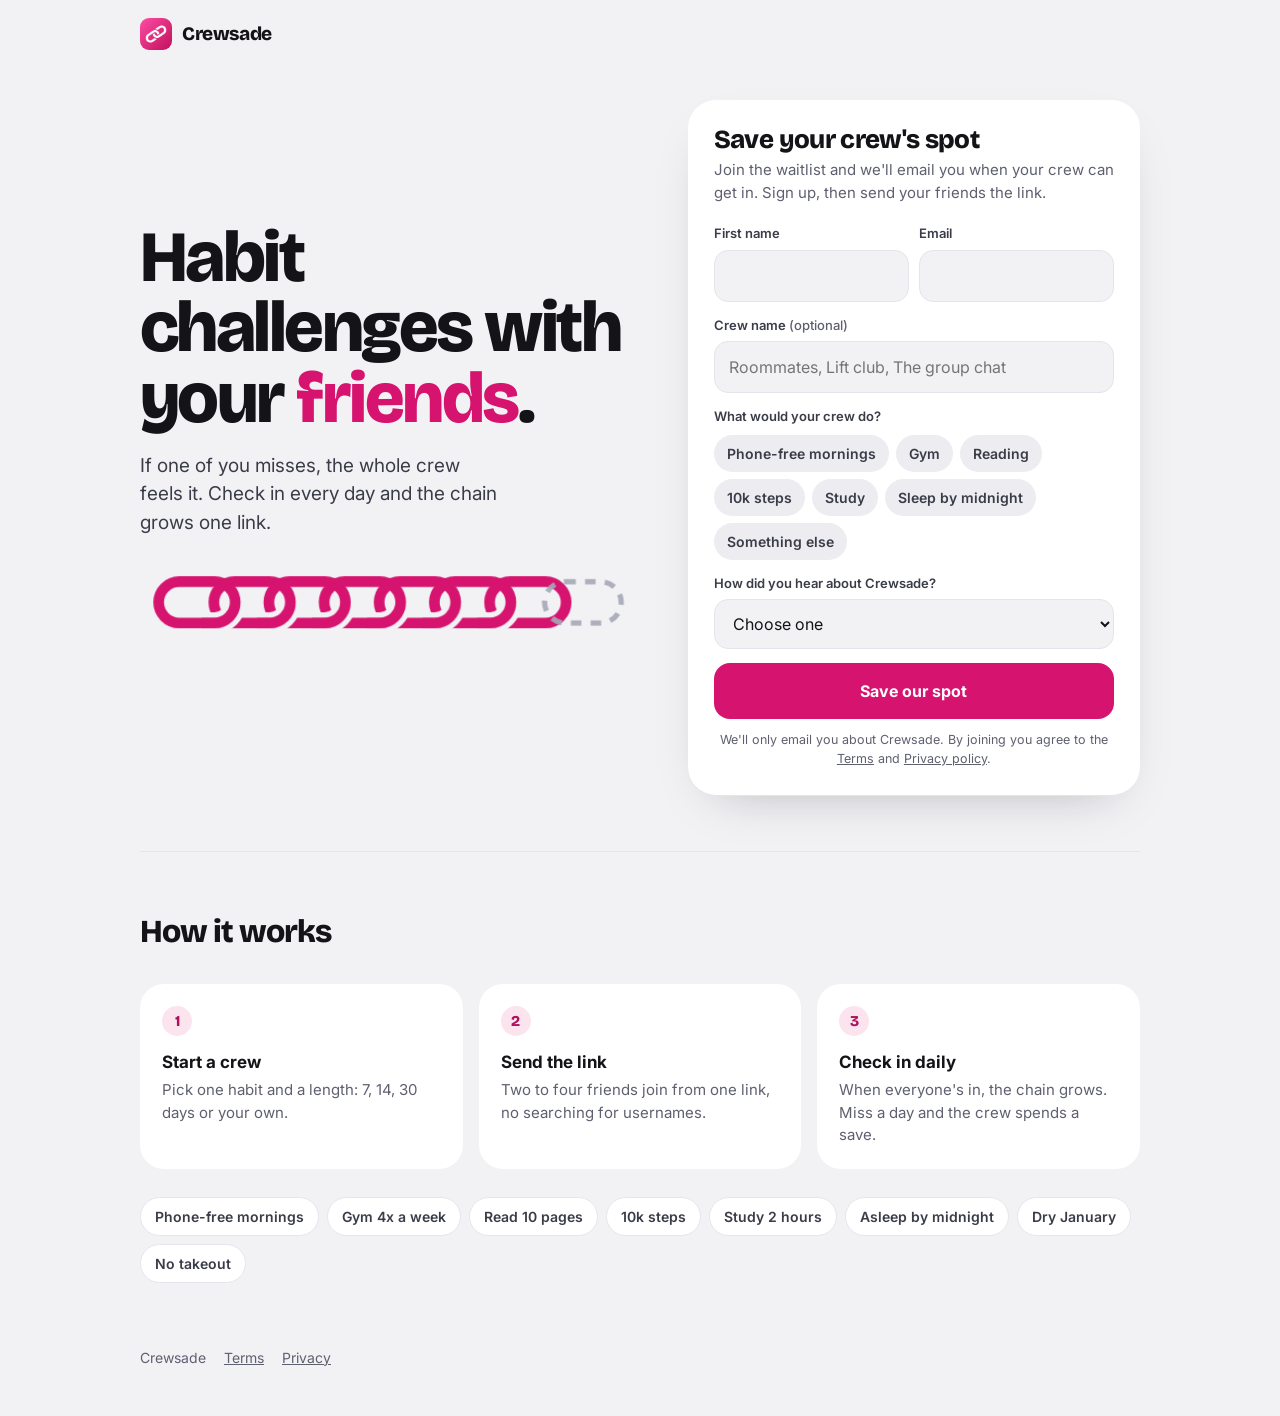
<file: join/index.html>
<!doctype html>
<html lang="en">
<head>
<meta charset="utf-8">
<meta name="viewport" content="width=device-width, initial-scale=1, viewport-fit=cover">
<title>Crewsade · Habit challenges with your friends</title>
<meta name="description" content="Start a habit challenge with 2 to 4 friends. Everyone checks in each day, and the chain only grows when the whole crew is in.">
<meta name="theme-color" content="#F2F2F5" media="(prefers-color-scheme: light)">
<meta name="theme-color" content="#0E0F13" media="(prefers-color-scheme: dark)">
<link rel="icon" href="../icon.svg" type="image/svg+xml">
<link rel="apple-touch-icon" href="../icon-180.png">
<meta property="og:title" content="Crewsade: habit challenges with your friends">
<meta property="og:description" content="If one of you misses, the whole crew feels it. Save your crew's spot.">
<meta property="og:image" content="https://crewsade-app.github.io/crewsade/icon-512.png">
<meta name="twitter:card" content="summary">
<link rel="preconnect" href="https://fonts.googleapis.com">
<link rel="stylesheet" href="https://fonts.googleapis.com/css2?family=Bricolage+Grotesque:opsz,wght@12..96,500;12..96,700;12..96,800&family=Inter:wght@400;500;600;700&display=swap">
<style>
:root{
  --bg:#F2F2F5; --card:#FFFFFF; --ink:#141418; --muted:#5E6070; --soft:#3A3C48; --line:#E4E5EC; --chip:#ECECF1;
  --hero:#141418; --hero-fg:#FFFFFF; --hero-muted:#B4B6C2;
  --btn:#141418; --btn-fg:#FFFFFF;
  --chain:#D6146F; --chain-hi:#FF4FA3; --chain-text:#B0105C; --chain-tint:#FCE4EF; --chain-fg:#FFFFFF; --wait:#A6A8B6;
  --err:#B42318;
  --display:'Bricolage Grotesque',Inter,system-ui,sans-serif; --body:Inter,system-ui,-apple-system,sans-serif;
}
@media (prefers-color-scheme: dark){:root:not([data-theme="light"]){
  --bg:#0E0F13; --card:#1B1C22; --ink:#F2F2F5; --muted:#A0A3B1; --soft:#C9CBD6; --line:#2A2C35; --chip:#24262E;
  --hero:#1B1C22; --hero-fg:#FFFFFF; --hero-muted:#A0A3B1;
  --btn:#F2F2F5; --btn-fg:#141418;
  --chain:#FF3D96; --chain-hi:#FF5FA8; --chain-text:#FF7DB8; --chain-tint:#3A1427; --chain-fg:#141418; --wait:#5E6070;
  --err:#FF8A80; color-scheme:dark}}
:root[data-theme="dark"]{
  --bg:#0E0F13; --card:#1B1C22; --ink:#F2F2F5; --muted:#A0A3B1; --soft:#C9CBD6; --line:#2A2C35; --chip:#24262E;
  --hero:#1B1C22; --hero-fg:#FFFFFF; --hero-muted:#A0A3B1;
  --btn:#F2F2F5; --btn-fg:#141418;
  --chain:#FF3D96; --chain-hi:#FF5FA8; --chain-text:#FF7DB8; --chain-tint:#3A1427; --chain-fg:#141418; --wait:#5E6070;
  --err:#FF8A80; color-scheme:dark}
*{box-sizing:border-box}
html{-webkit-text-size-adjust:100%}
body{margin:0;background:var(--bg);color:var(--ink);font:16px/1.5 var(--body);-webkit-font-smoothing:antialiased}
a{color:inherit}
button,input,select{font:inherit;color:inherit}
.wrap{max-width:1040px;margin:0 auto;padding:0 20px}
header.top{display:flex;align-items:center;justify-content:space-between;padding:18px 0}
.brand{display:flex;align-items:center;gap:10px;font-family:var(--display);font-weight:800;font-size:19px;letter-spacing:-.02em;text-decoration:none}
.brand img{width:32px;height:32px;border-radius:9px}

.hero{display:grid;grid-template-columns:1.05fr .95fr;gap:48px;align-items:center;padding:32px 0 56px}
h1{font-family:var(--display);font-weight:800;letter-spacing:-.035em;line-height:.98;font-size:clamp(42px,6.4vw,72px);margin:0 0 18px}
h1 em{font-style:normal;color:var(--chain)}
.lede{font-size:19px;color:var(--soft);max-width:30ch;margin:0 0 26px}
.chainbox{margin:4px 0 26px;max-width:520px}
.chainbox svg{display:block;width:100%;height:auto;overflow:visible}
.counter{display:inline-flex;align-items:center;gap:8px;font-size:14px;font-weight:600;color:var(--muted)}
.counter b{font-family:var(--display);font-size:17px;color:var(--ink)}
.dot{width:8px;height:8px;border-radius:50%;background:var(--chain);box-shadow:0 0 0 4px var(--chain-tint)}

.card{background:var(--card);border-radius:28px;padding:26px;box-shadow:0 1px 0 var(--line),0 20px 50px -30px rgba(20,20,24,.35)}
.card h2{font-family:var(--display);font-weight:800;font-size:26px;letter-spacing:-.025em;line-height:1.05;margin:0 0 6px}
.card .sub{color:var(--muted);font-size:15px;margin:0 0 20px}
label.f{display:block;font-size:13px;font-weight:600;color:var(--soft);margin:0 0 6px}
.field{margin:0 0 14px}
.in{width:100%;border:1px solid var(--line);background:var(--bg);border-radius:14px;padding:13px 14px;font-size:16px;outline:none;transition:border-color .15s,box-shadow .15s}
.in:focus{border-color:var(--chain);box-shadow:0 0 0 3px var(--chain-tint)}
.two{display:grid;grid-template-columns:1fr 1fr;gap:10px}
.chips{display:flex;flex-wrap:wrap;gap:7px}
.chip{border:0;border-radius:99px;padding:8px 13px;font-size:14px;font-weight:600;background:var(--chip);color:var(--soft);cursor:pointer;transition:transform .1s}
.chip:active{transform:scale(.96)}
.chip[aria-pressed="true"]{background:var(--chain-tint);color:var(--chain-text)}
.btn{display:flex;align-items:center;justify-content:center;gap:8px;width:100%;border:0;border-radius:16px;padding:16px;font-weight:700;font-size:16px;background:var(--chain);color:var(--chain-fg);cursor:pointer;transition:transform .12s,opacity .15s}
.btn:active{transform:scale(.98)}
.btn[disabled]{opacity:.5;cursor:default}
.btn.dark{background:var(--btn);color:var(--btn-fg)}
.btn.ghost{background:var(--bg);color:var(--ink);border:1px solid var(--line)}
.fine{font-size:12.5px;color:var(--muted);margin:12px 0 0;text-align:center}
.err{color:var(--err);font-size:14px;font-weight:600;margin:0 0 12px;min-height:0}
.err:empty{display:none}
.hide{display:none!important}

.invite-head{display:flex;align-items:center;gap:12px;margin:0 0 16px}
.faces{display:flex}
.av{width:38px;height:38px;border-radius:50%;display:flex;align-items:center;justify-content:center;font-weight:700;font-size:14px;color:#141418;border:3px solid var(--card);margin-left:-8px}
.av:first-child{margin-left:0}
.av.wait{background:transparent!important;border:2px dashed var(--wait);color:var(--muted)}
.crewtag{display:inline-block;background:var(--chain-tint);color:var(--chain-text);font-weight:700;font-size:13px;border-radius:99px;padding:4px 10px;margin:0 0 10px}

.share{display:flex;gap:8px;margin:0 0 10px}
.share .in{font-size:14px;font-family:ui-monospace,SFMono-Regular,Menlo,monospace;color:var(--soft)}
.share .btn{width:auto;padding:0 18px;flex:none}
.grid3{display:grid;grid-template-columns:1fr 1fr;gap:8px}

section.how{padding:56px 0 24px;border-top:1px solid var(--line)}
section.how h3{font-family:var(--display);font-weight:800;font-size:32px;letter-spacing:-.03em;margin:0 0 28px}
.steps{display:grid;grid-template-columns:repeat(3,1fr);gap:16px}
.step{background:var(--card);border-radius:24px;padding:22px}
.step .n{font-family:var(--display);font-weight:800;font-size:15px;color:var(--chain-text);background:var(--chain-tint);width:30px;height:30px;border-radius:50%;display:flex;align-items:center;justify-content:center;margin:0 0 14px}
.step b{display:block;font-size:17px;margin:0 0 4px}
.step p{margin:0;color:var(--muted);font-size:15px}
.ideas{display:flex;flex-wrap:wrap;gap:8px;margin:28px 0 0}
.ideas span{background:var(--card);border:1px solid var(--line);border-radius:99px;padding:8px 14px;font-size:14px;font-weight:600;color:var(--soft)}
footer{padding:40px 0 48px;color:var(--muted);font-size:14px;display:flex;gap:18px;flex-wrap:wrap}
footer a{color:var(--muted)}

/* chain */
.lk{transform-box:view-box}
.lk.drop{animation:drop .5s cubic-bezier(.3,1.5,.5,1) both}
.lk.swing{animation:swing 1.5s cubic-bezier(.25,.9,.3,1) both}
.lk.wait{opacity:.9}
.lk.wait rect{stroke-dasharray:8 7;animation:march 1.2s linear infinite}
.spark{opacity:0}
.spark.go{animation:spark .7s ease-out both}
@keyframes drop{from{opacity:0;transform:translateY(-14px)}to{opacity:1;transform:none}}
@keyframes swing{0%{opacity:0;transform:rotate(-95deg)}12%{opacity:1}40%{transform:rotate(14deg)}62%{transform:rotate(-6deg)}80%{transform:rotate(2deg)}100%{transform:rotate(0)}}
@keyframes march{to{stroke-dashoffset:-30}}
@keyframes spark{0%{opacity:1;transform:translate(0,0) scale(1)}100%{opacity:0;transform:translate(var(--dx),var(--dy)) scale(.4)}}
@media (prefers-reduced-motion:reduce){.lk.drop,.lk.swing,.spark.go,.lk.wait rect{animation:none}}

@media (max-width:860px){
  .hero{grid-template-columns:1fr;gap:28px;padding:16px 0 40px}
  .lede{max-width:none}
  /* phones: headline, then the form right away, then the pitch and chain underneath.
     Visitors from TikTok and Instagram land in a short in-app browser, so the email box has to be on the first screen. */
  .hero{gap:0}
  .hero-copy{display:contents}
  .hero h1{order:0;font-size:clamp(34px,9vw,44px);margin:0 0 16px}
  .hero #card{order:1;margin:0 0 28px}
  .hero .lede{order:2;margin:0 0 18px}
  .hero .chainbox{order:3}
  .hero .counter{order:4}
  .card .sub{margin:0 0 14px}
  .steps{grid-template-columns:1fr}
}
@media (max-width:420px){
  .wrap{padding:0 16px}
  .card{padding:20px;border-radius:24px}
  .two{grid-template-columns:1fr}
}
</style>
</head>
<body>
<div class="wrap">
  <header class="top">
    <a class="brand" href="./"><img src="../icon-180.png" alt="">Crewsade</a>
  </header>

  <main>
    <section class="hero">
      <div class="hero-copy">
        <h1>Habit challenges with your <em>friends</em>.</h1>
        <p class="lede">If one of you misses, the whole crew feels it. Check in every day and the chain grows one link.</p>
        <div class="chainbox" id="chain" aria-hidden="true"></div>
        <div class="counter hide" id="counter"><span class="dot"></span><span><b id="count-crews">0</b> crews waiting for the app</span></div>
      </div>

      <div class="card" id="card">
        <!-- sign-up -->
        <form id="form" novalidate>
          <div id="invite" class="hide">
            <div class="invite-head"><div class="faces" id="inv-faces"></div></div>
            <span class="crewtag" id="inv-tag"></span>
            <h2 id="inv-title">Your crew saved you a spot</h2>
            <p class="sub" id="inv-sub">Add your email to join them on the list.</p>
          </div>
          <div id="fresh">
            <h2>Save your crew's spot</h2>
            <p class="sub">Join the waitlist and we'll email you when your crew can get in. Sign up, then send your friends the link.</p>
          </div>

          <div class="two">
            <div class="field"><label class="f" for="name">First name</label><input class="in" id="name" autocomplete="given-name" maxlength="24" required></div>
            <div class="field"><label class="f" for="email">Email</label><input class="in" id="email" type="email" inputmode="email" autocomplete="email" maxlength="254" required></div>
          </div>
          <div id="crew-fields">
            <div class="field"><label class="f" for="crew">Crew name <span style="font-weight:500;color:var(--muted)">(optional)</span></label><input class="in" id="crew" maxlength="32" placeholder="Roommates, Lift club, The group chat"></div>
            <div class="field">
              <span class="f" style="display:block;font-size:13px;font-weight:600;color:var(--soft);margin:0 0 8px">What would your crew do?</span>
              <div class="chips" id="challenges" role="group" aria-label="Challenge"></div>
            </div>
          </div>
          <div class="field"><label class="f" for="heard">How did you hear about Crewsade?</label>
            <select class="in" id="heard">
              <option value="">Choose one</option>
              <option>TikTok</option><option>Instagram</option><option>A friend</option><option>YouTube</option><option>On campus</option><option>Somewhere else</option>
            </select>
          </div>
          <p class="err" id="err" role="alert"></p>
          <button class="btn" id="submit" type="submit">Save our spot</button>
          <p class="fine">We'll only email you about Crewsade. By joining you agree to the <a href="../terms.html">Terms</a> and <a href="../privacy.html">Privacy policy</a>.</p>
        </form>

        <!-- after sign-up -->
        <div id="done" class="hide">
          <div class="invite-head"><div class="faces" id="done-faces"></div></div>
          <span class="crewtag" id="done-tag"></span>
          <h2 id="done-title">You're on the list</h2>
          <p class="sub" id="done-sub">Now get your crew. Send this link to 2 to 4 friends so you're all on the list together.</p>
          <div class="share"><input class="in" id="link" readonly aria-label="Your crew's link"><button class="btn dark" id="copy" type="button">Copy</button></div>
          <div class="grid3">
            <button class="btn" id="native" type="button">Send to friends</button>
            <a class="btn ghost" id="sms" href="#" style="text-decoration:none">Text it</a>
          </div>
        </div>

        <div id="already" class="hide">
          <h2>You're already on the list</h2>
          <p class="sub">That email has a spot. If you lost your crew's link, ask a friend in your crew to send it again.</p>
          <p class="fine"><a href="#" id="again">Use a different email</a></p>
        </div>
      </div>
    </section>

    <section class="how">
      <h3>How it works</h3>
      <div class="steps">
        <div class="step"><div class="n">1</div><b>Start a crew</b><p>Pick one habit and a length: 7, 14, 30 days or your own.</p></div>
        <div class="step"><div class="n">2</div><b>Send the link</b><p>Two to four friends join from one link, no searching for usernames.</p></div>
        <div class="step"><div class="n">3</div><b>Check in daily</b><p>When everyone's in, the chain grows. Miss a day and the crew spends a save.</p></div>
      </div>
      <div class="ideas" aria-label="Challenge ideas">
        <span>Phone-free mornings</span><span>Gym 4x a week</span><span>Read 10 pages</span><span>10k steps</span><span>Study 2 hours</span><span>Asleep by midnight</span><span>Dry January</span><span>No takeout</span>
      </div>
    </section>
  </main>

  <footer>
    <span>Crewsade</span>
    <a href="../terms.html">Terms</a>
    <a href="../privacy.html">Privacy</a>
  </footer>
</div>

<script src="../config.js"></script>
<script>
(function(){
  const CFG = window.CREWS_CONFIG || {};
  const LIVE = !!(CFG.supabaseUrl && CFG.supabaseKey);
  const $ = id => document.getElementById(id);
  const store = {
    get(k){ try { return JSON.parse(localStorage.getItem(k)); } catch (e) { return null; } },
    set(k, v){ try { localStorage.setItem(k, JSON.stringify(v)); } catch (e) {} },
    del(k){ try { localStorage.removeItem(k); } catch (e) {} }
  };
  const ss = {
    get(k){ try { return sessionStorage.getItem(k); } catch (e) { return null; } },
    set(k, v){ try { sessionStorage.setItem(k, v); } catch (e) {} }
  };
  const esc = s => String(s == null ? '' : s).replace(/[&<>"']/g, c => ({'&':'&amp;','<':'&lt;','>':'&gt;','"':'&quot;',"'":'&#39;'}[c]));
  const COLORS = ['#FFB3D1', '#C9C4FF', '#A8E6CF', '#FFD59E', '#9ED8FF', '#FFC4A8', '#D6F5A3', '#E4C1F9'];

  // ---------- where this visit came from ----------
  const q = new URLSearchParams(location.search);
  const code = (q.get('c') || '').trim().toLowerCase().replace(/[^a-z0-9]/g, '').slice(0, 16);
  let src = store.get('crews_src');
  const fromUrl = {};
  ['utm_source', 'utm_medium', 'utm_campaign', 'utm_content'].forEach(k => { const v = q.get(k); if (v) fromUrl[k] = v.slice(0, 100); });
  // short tags for bios: ?s=tiktok works like ?utm_source=tiktok
  if (!fromUrl.utm_source && q.get('s')) fromUrl.utm_source = q.get('s').slice(0, 100);
  const ref = document.referrer && !document.referrer.startsWith(location.origin) ? document.referrer.slice(0, 200) : '';
  if (Object.keys(fromUrl).length || (ref && !src)) {
    // the most recent tagged visit wins; it's what we credit when they sign up, even days later
    src = Object.assign({}, fromUrl, ref ? {referrer: ref} : {});
    store.set('crews_src', src);
  }
  src = src || {};

  // ---------- Supabase calls (no library needed for these) ----------
  async function rpc(fn, args){
    if (!LIVE) return demo(fn, args);
    const r = await fetch(CFG.supabaseUrl.replace(/\/$/, '') + '/rest/v1/rpc/' + fn, {
      method: 'POST',
      headers: {'Content-Type': 'application/json', apikey: CFG.supabaseKey, Authorization: 'Bearer ' + CFG.supabaseKey},
      body: JSON.stringify(args || {})
    });
    const text = await r.text();
    let body = null; try { body = text ? JSON.parse(text) : null; } catch (e) {}
    if (!r.ok) throw new Error((body && body.message) || 'Something went wrong. Try again.');
    return body;
  }
  // with config.js empty, pretend so the page can be tried out
  function demo(fn, args){
    const db = store.get('crews_demo_wl') || {crews: {}, emails: {}};
    let out = null;
    if (fn === 'waitlist_total') out = {people: 1238, crews: 412, full_crews: 230};
    if (fn === 'waitlist_crew') out = db.crews[args.p_code] || null;
    if (fn === 'waitlist_join') {
      const e = (args.p_email || '').toLowerCase();
      if (db.emails[e]) out = {status: 'already'};
      else {
        let c = args.p_code && db.crews[args.p_code], k = args.p_code, leader = false;
        if (!c) { k = Math.random().toString(36).slice(2, 10); c = db.crews[k] = {name: args.p_crew_name || '', challenge: args.p_challenge || '', count: 0, members: []}; leader = true; }
        c.count++; c.members.push(args.p_name.split(' ')[0]); db.emails[e] = k;
        out = {status: 'ok', code: k, crew_name: c.name, challenge: c.challenge, count: c.count, leader};
      }
    }
    store.set('crews_demo_wl', db);
    return new Promise(res => setTimeout(() => res(out), 350));
  }

  // ---------- the chain ----------
  // links drawn like the app icon: same-size ovals, each passing over the one before it at the top and under it at the bottom
  function chainSVG(n, filled, o){
    o = Object.assign({W: 58, gap: 6}, o || {});
    const W = o.W, H = +(W * .54).toFixed(1), sw = +(W * .14).toFixed(1), step = W * .72, R = H / 2, pad = sw + 6;
    const vw = (n - 1) * step + W + pad * 2, vh = H + pad * 2 + 4;
    const dd = step + H - W, yo = Math.sqrt(Math.max(0, R * R - (dd / 2) * (dd / 2)));
    const cy = pad + H / 2;
    const rr = (x, extra) => `<rect x="${x.toFixed(1)}" y="${pad}" width="${W}" height="${H}" rx="${R}" fill="none"${extra}/>`;
    let defs = '', links = '', over = '';
    for (let i = 0; i < n; i++) {
      const x = pad + i * step, st = i < filled ? 'on' : 'wait';
      const cls = st === 'wait' ? 'wait' : (i === filled - 1 && o.swingLast ? 'swing' : 'drop');
      const delay = cls === 'swing' ? o.swingAt : i * 70;
      const stroke = st === 'on' ? ` stroke="var(--chain)" stroke-width="${sw}"` : ` stroke="var(--wait)" stroke-width="${(sw * .5).toFixed(1)}"`;
      links += `<g class="lk ${cls}" data-i="${i}" style="animation-delay:${delay}ms;transform-origin:${(x + R).toFixed(1)}px ${cy.toFixed(1)}px">${rr(x, stroke)}</g>`;
      // where this link crosses the next one at the bottom, draw this link back on top, with a gap around it
      if (st === 'on' && i + 1 < filled) {
        const xm = x + (W + step) / 2, b = sw * 1.4;
        const id = 'c' + i + Math.random().toString(36).slice(2, 6);
        defs += `<clipPath id="${id}"><rect x="${(xm - b * 1.5).toFixed(1)}" y="${(cy + yo - b).toFixed(1)}" width="${(b * 3).toFixed(1)}" height="${(b * 2).toFixed(1)}"/></clipPath>`;
        over += `<g class="lk ${i + 1 === filled - 1 && o.swingLast ? 'ov-late' : 'drop'}" style="animation-delay:${(i + 1) * 70}ms" clip-path="url(#${id})">${rr(x, ` stroke="var(--bg-chain, var(--bg))" stroke-width="${(sw * 2).toFixed(1)}"`)}${rr(x, ` stroke="var(--chain)" stroke-width="${sw}"`)}</g>`;
      }
    }
    // sparks for the link that swings on last
    let fx = '';
    if (o.swingLast && filled > 0) {
      const cx = pad + (filled - 1) * step + W / 2;
      for (let j = 0; j < 8; j++) {
        const a = j / 8 * Math.PI * 2, dist = W * .9;
        fx += `<circle class="spark" cx="${cx.toFixed(1)}" cy="${cy.toFixed(1)}" r="${(sw / 2.4).toFixed(1)}" fill="var(--chain)" style="--dx:${(Math.cos(a) * dist).toFixed(1)}px;--dy:${(Math.sin(a) * dist * .7).toFixed(1)}px"/>`;
      }
    }
    return `<svg viewBox="0 0 ${vw.toFixed(1)} ${vh.toFixed(1)}" role="img" aria-label="${filled} of ${n} links"><defs>${defs}</defs>${links}${over}${fx}</svg>`;
  }

  // hero: a crew's chain, with the newest link swinging on when the last friend checks in
  function heroChain(){
    const box = $('chain'), n = 8, filled = 7, at = 900;
    box.innerHTML = chainSVG(n, filled, {swingLast: true, swingAt: at});
    // the overlap piece for the new link appears once it has landed
    box.querySelectorAll('.ov-late').forEach(g => { g.style.opacity = 0; setTimeout(() => { g.style.transition = 'opacity .2s'; g.style.opacity = 1; }, at + 700); });
    setTimeout(() => box.querySelectorAll('.spark').forEach(s => s.classList.add('go')), at + 520);
  }
  heroChain();

  // ---------- faces ----------
  function faces(el, names, total){
    total = Math.max(total, names.length);
    let h = names.map((nm, i) => `<div class="av" style="background:${COLORS[i % COLORS.length]}">${esc((nm || '?').slice(0, 1).toUpperCase())}</div>`).join('');
    for (let i = names.length; i < total; i++) h += `<div class="av wait">+</div>`;
    el.innerHTML = h;
  }

  // ---------- challenge chips ----------
  const IDEAS = ['Phone-free mornings', 'Gym', 'Reading', '10k steps', 'Study', 'Sleep by midnight', 'Something else'];
  let challenge = '';
  $('challenges').innerHTML = IDEAS.map(t => `<button type="button" class="chip" aria-pressed="false">${esc(t)}</button>`).join('');
  $('challenges').addEventListener('click', e => {
    const b = e.target.closest('.chip'); if (!b) return;
    const on = b.getAttribute('aria-pressed') !== 'true';
    $('challenges').querySelectorAll('.chip').forEach(c => c.setAttribute('aria-pressed', 'false'));
    b.setAttribute('aria-pressed', on ? 'true' : 'false');
    challenge = on ? b.textContent : '';
  });

  // ---------- counter ----------
  rpc('waitlist_total').then(t => {
    if (t && t.crews >= 10) { $('count-crews').textContent = t.crews.toLocaleString(); $('counter').classList.remove('hide'); }
  }).catch(() => {});

  // ---------- count this visit (once per tab) ----------
  // your own visits aren't counted: opening the stats page (or this page with ?notrack=1) marks this browser as yours
  if (q.get('notrack') === '1') store.set('crews_no_track', true);
  if (!ss.get('crews_seen') && !store.get('crews_no_track')) {
    ss.set('crews_seen', '1');
    rpc('site_visit', {p_page: 'join', p_src: Object.assign({}, src, ref ? {referrer: ref} : {}), p_invited: !!code}).catch(() => {});
  }

  // ---------- invited by a friend ----------
  let invite = null;
  if (code) {
    rpc('waitlist_crew', {p_code: code}).then(c => {
      if (!c) return;
      invite = c;
      const first = (c.members || []).filter(Boolean)[0];
      $('fresh').classList.add('hide'); $('crew-fields').classList.add('hide'); $('invite').classList.remove('hide');
      faces($('inv-faces'), (c.members || []).map(m => m || '?'), Math.max(4, c.count + 1));
      $('inv-tag').textContent = c.name || 'Your crew';
      if (c.name) $('inv-tag').classList.remove('hide'); else $('inv-tag').classList.add('hide');
      $('inv-title').textContent = first ? `${first} saved you a spot` : 'Your crew saved you a spot';
      $('inv-sub').textContent = c.challenge
        ? `Join ${c.count === 1 ? first || 'them' : 'the ' + c.count + ' of them'} on the list for ${c.challenge.toLowerCase()}. We'll email you when your crew can get in.`
        : 'Add your email to join them on the list. We\'ll email you when your crew can get in.';
      $('submit').textContent = 'Join the crew';
    }).catch(() => {});
  }

  // ---------- returning visitor who already signed up ----------
  const mine = store.get('crews_wl');
  if (mine && mine.code && (!code || code === mine.code)) showDone(mine, true);

  // ---------- sign up ----------
  $('form').addEventListener('submit', async e => {
    e.preventDefault();
    const name = $('name').value.trim(), email = $('email').value.trim();
    $('err').textContent = '';
    if (!name) { $('err').textContent = 'Add your first name.'; $('name').focus(); return; }
    if (!/^[^@\s]+@[^@\s]+\.[^@\s]+$/.test(email)) { $('err').textContent = 'Check your email address.'; $('email').focus(); return; }
    $('submit').disabled = true;
    try {
      const r = await rpc('waitlist_join', {
        p_email: email, p_name: name, p_code: invite ? code : null,
        p_crew_name: invite ? null : $('crew').value.trim(), p_challenge: invite ? null : challenge,
        p_heard: $('heard').value || null, p_src: src
      });
      if (r && r.status === 'already') { $('form').classList.add('hide'); $('already').classList.remove('hide'); return; }
      const saved = {code: r.code, crew_name: r.crew_name, challenge: r.challenge, count: r.count, name, members: invite ? (invite.members || []).concat([name]) : [name]};
      store.set('crews_wl', saved);
      showDone(saved, false);
    } catch (err) {
      $('err').textContent = err.message || 'Something went wrong. Try again.';
    } finally {
      $('submit').disabled = false;
    }
  });
  $('again').addEventListener('click', e => { e.preventDefault(); $('already').classList.add('hide'); $('form').classList.remove('hide'); $('email').select(); });

  function showDone(m, returning){
    $('form').classList.add('hide'); $('already').classList.add('hide'); $('done').classList.remove('hide');
    const link = location.origin + location.pathname + '?c=' + m.code;
    $('link').value = link;
    const members = (m.members || [m.name]).map(x => (x || '?').split(' ')[0]);
    const count = Math.max(m.count || 1, members.length);
    faces($('done-faces'), members.slice(0, count), Math.max(4, count + 1));
    $('done-tag').textContent = m.crew_name || '';
    $('done-tag').classList.toggle('hide', !m.crew_name);
    const need = Math.max(0, 3 - count);
    $('done-title').textContent = returning ? 'Your crew\'s spot is saved' : (count > 1 ? 'You\'re in the crew' : 'You\'re on the list');
    $('done-sub').textContent = need
      ? `Now get your crew. Send this link to ${need === 1 ? 'one more friend' : '2 to 4 friends'}. That way you're all on the list together.`
      : `Your crew has ${count} people on the list. Send the link to anyone else who should join.`;
    const msg = `I saved us a spot on Crewsade${m.challenge ? ' for ' + m.challenge.toLowerCase() : ''}. Join my crew: ${link}`;
    $('sms').href = 'sms:?&body=' + encodeURIComponent(msg);
    $('native').onclick = async () => {
      if (navigator.share) { try { await navigator.share({title: 'Crewsade', text: msg.replace(link, '').trim(), url: link}); } catch (e) {} }
      else copy(msg);
    };
    $('copy').onclick = () => copy(link);
    // friends may have joined since; show the crew as it is now
    if (returning === true) rpc('waitlist_crew', {p_code: m.code}).then(c => {
      if (!c || !c.count) return;
      store.set('crews_wl', Object.assign({}, m, {count: c.count, members: (c.members || []).map(x => x || '?')}));
      if (c.count !== m.count) showDone(Object.assign({}, m, {count: c.count, members: (c.members || []).map(x => x || '?')}), 'updated');
    }).catch(() => {});
  }
  async function copy(text){
    try { await navigator.clipboard.writeText(text); } catch (e) { $('link').select(); try { document.execCommand('copy'); } catch (e2) {} }
    $('copy').textContent = 'Copied'; setTimeout(() => { $('copy').textContent = 'Copy'; }, 1600);
  }
})();
</script>
</body>
</html>
</file>
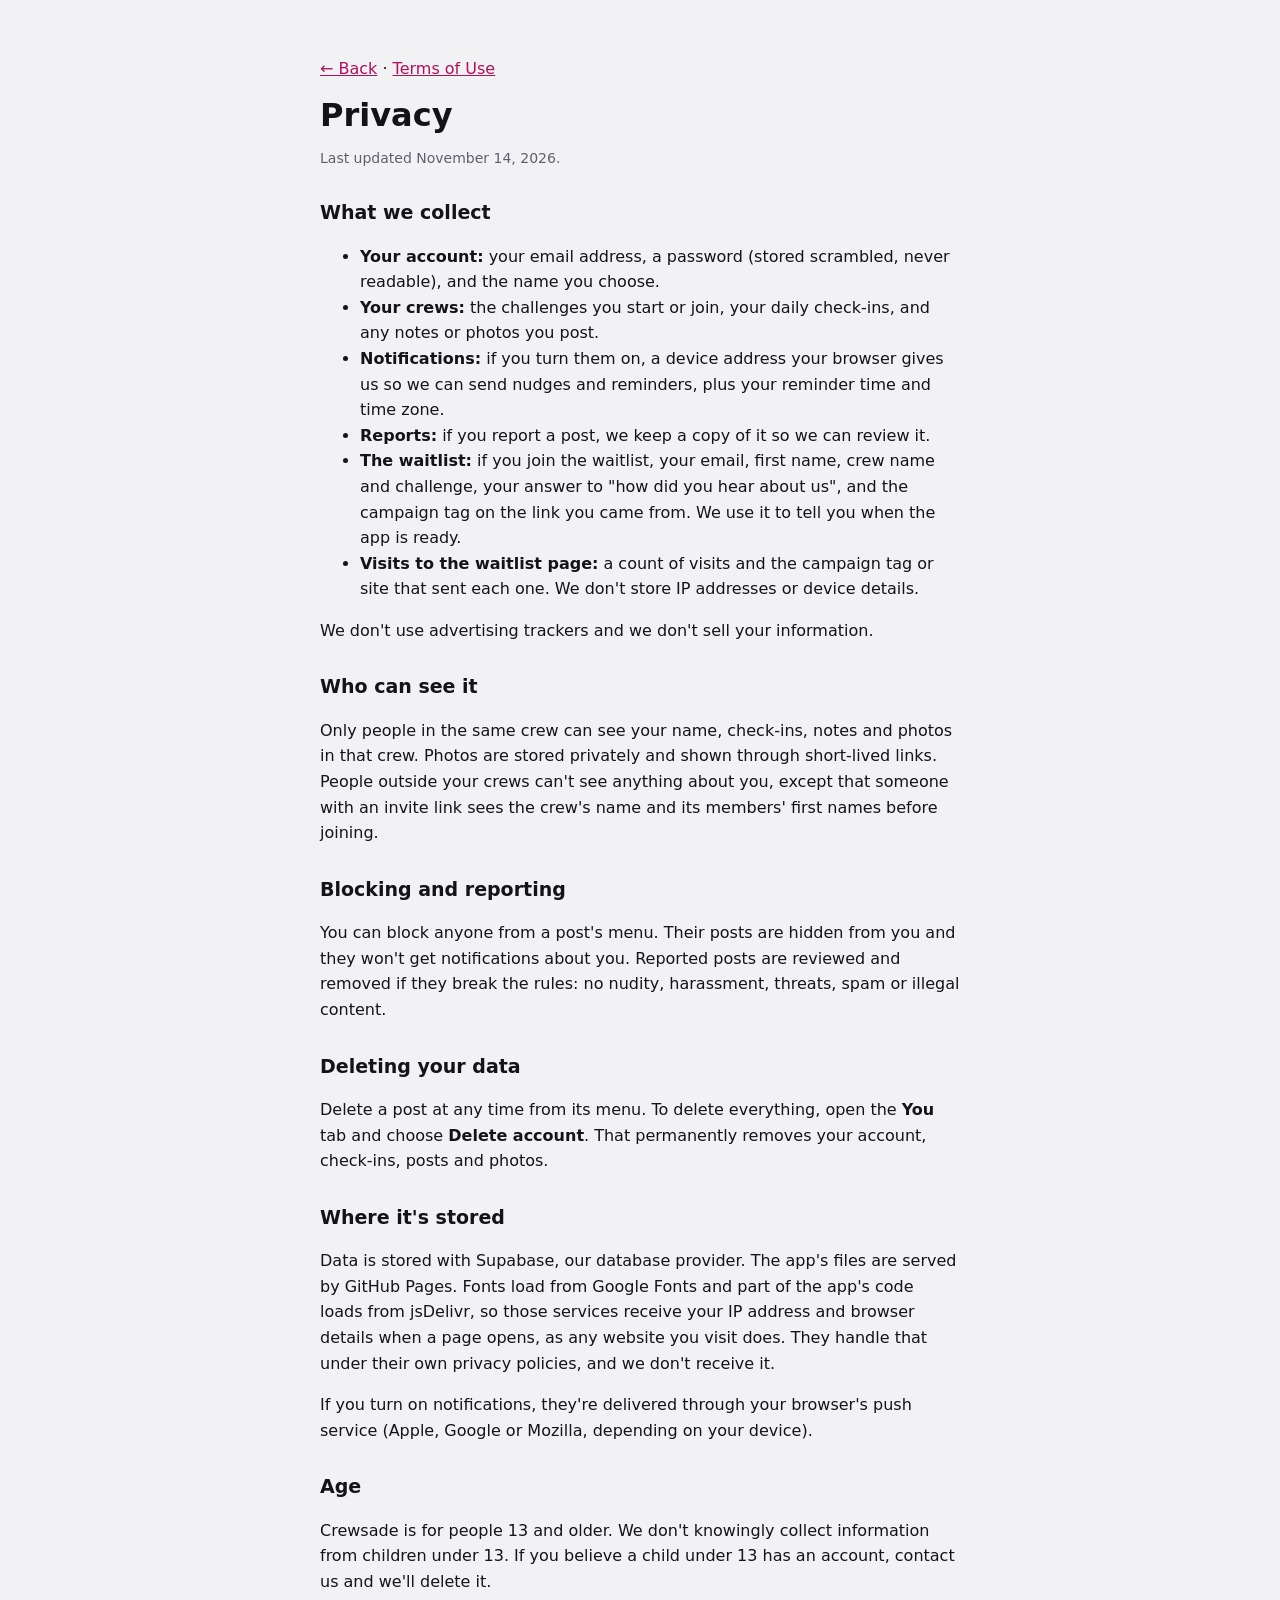
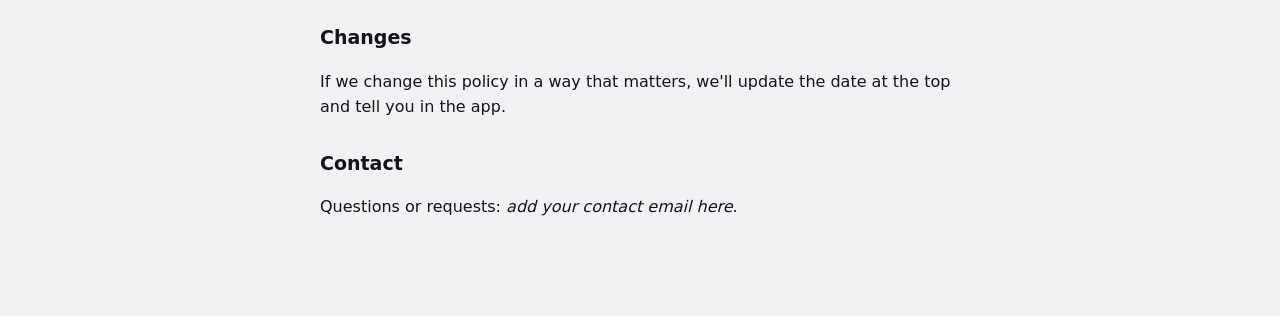
<file: privacy.html>
<!doctype html>
<html lang="en">
<head>
<meta charset="utf-8">
<meta name="viewport" content="width=device-width, initial-scale=1">
<title>Privacy · Crewsade</title>
<style>
:root{--bg:#F2F2F5;--ink:#141418;--muted:#5E6070;--link:#B0105C}
@media (prefers-color-scheme: dark){:root{--bg:#0E0F13;--ink:#F2F2F5;--muted:#A0A3B1;--link:#FF7DB8}}
body{margin:0;background:var(--bg);color:var(--ink);font:16px/1.6 Inter,system-ui,-apple-system,sans-serif}
main{max-width:640px;margin:0 auto;padding:40px 20px 80px}
h1{font-size:32px;line-height:1.1;margin:0 0 6px}
h2{font-size:19px;margin:28px 0 6px}
p,li{color:var(--ink)} .muted{color:var(--muted);font-size:14px}
a{color:var(--link)}
</style>
</head>
<body>
<main>
<p><a href="join/" onclick="if (history.length > 1) { history.back(); return false; }">← Back</a> · <a href="terms.html">Terms of Use</a></p>
<h1>Privacy</h1>
<p class="muted">Last updated November 14, 2026.</p>

<h2>What we collect</h2>
<ul>
<li><b>Your account:</b> your email address, a password (stored scrambled, never readable), and the name you choose.</li>
<li><b>Your crews:</b> the challenges you start or join, your daily check-ins, and any notes or photos you post.</li>
<li><b>Notifications:</b> if you turn them on, a device address your browser gives us so we can send nudges and reminders, plus your reminder time and time zone.</li>
<li><b>Reports:</b> if you report a post, we keep a copy of it so we can review it.</li>
<li><b>The waitlist:</b> if you join the waitlist, your email, first name, crew name and challenge, your answer to "how did you hear about us", and the campaign tag on the link you came from. We use it to tell you when the app is ready.</li>
<li><b>Visits to the waitlist page:</b> a count of visits and the campaign tag or site that sent each one. We don't store IP addresses or device details.</li>
</ul>
<p>We don't use advertising trackers and we don't sell your information.</p>

<h2>Who can see it</h2>
<p>Only people in the same crew can see your name, check-ins, notes and photos in that crew. Photos are stored privately and shown through short-lived links. People outside your crews can't see anything about you, except that someone with an invite link sees the crew's name and its members' first names before joining.</p>

<h2>Blocking and reporting</h2>
<p>You can block anyone from a post's menu. Their posts are hidden from you and they won't get notifications about you. Reported posts are reviewed and removed if they break the rules: no nudity, harassment, threats, spam or illegal content.</p>

<h2>Deleting your data</h2>
<p>Delete a post at any time from its menu. To delete everything, open the <b>You</b> tab and choose <b>Delete account</b>. That permanently removes your account, check-ins, posts and photos.</p>

<h2>Where it's stored</h2>
<p>Data is stored with Supabase, our database provider. The app's files are served by GitHub Pages. Fonts load from Google Fonts and part of the app's code loads from jsDelivr, so those services receive your IP address and browser details when a page opens, as any website you visit does. They handle that under their own privacy policies, and we don't receive it.</p>
<p>If you turn on notifications, they're delivered through your browser's push service (Apple, Google or Mozilla, depending on your device).</p>

<h2>Age</h2>
<p>Crewsade is for people 13 and older. We don't knowingly collect information from children under 13. If you believe a child under 13 has an account, contact us and we'll delete it.</p>

<h2>Changes</h2>
<p>If we change this policy in a way that matters, we'll update the date at the top and tell you in the app.</p>

<h2>Contact</h2>
<p>Questions or requests: <i>add your contact email here</i>.</p>
</main>
</body>
</html>
</file>
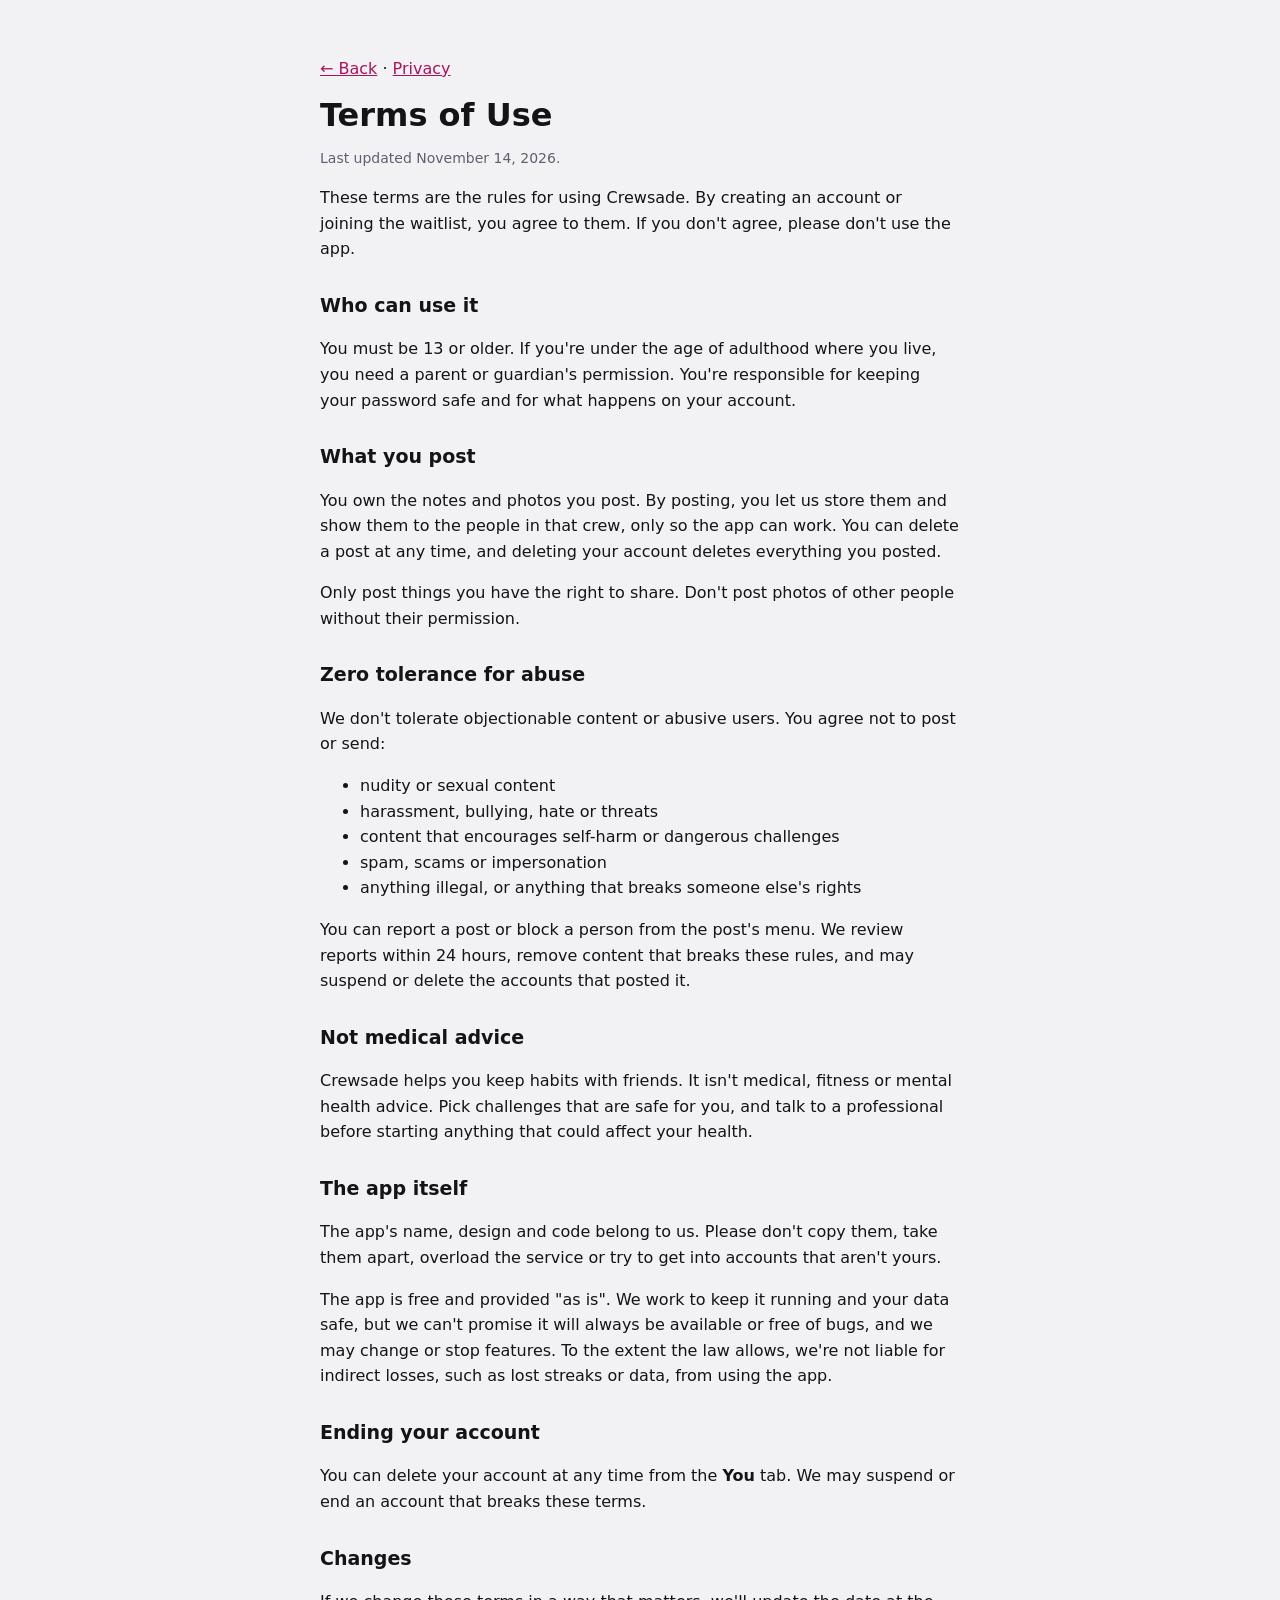
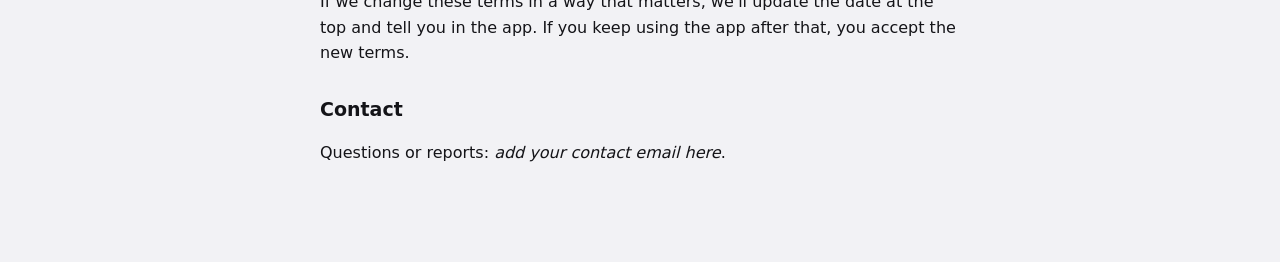
<file: terms.html>
<!doctype html>
<html lang="en">
<head>
<meta charset="utf-8">
<meta name="viewport" content="width=device-width, initial-scale=1">
<title>Terms of Use · Crewsade</title>
<style>
:root{--bg:#F2F2F5;--ink:#141418;--muted:#5E6070;--link:#B0105C}
@media (prefers-color-scheme: dark){:root{--bg:#0E0F13;--ink:#F2F2F5;--muted:#A0A3B1;--link:#FF7DB8}}
body{margin:0;background:var(--bg);color:var(--ink);font:16px/1.6 Inter,system-ui,-apple-system,sans-serif}
main{max-width:640px;margin:0 auto;padding:40px 20px 80px}
h1{font-size:32px;line-height:1.1;margin:0 0 6px}
h2{font-size:19px;margin:28px 0 6px}
p,li{color:var(--ink)} .muted{color:var(--muted);font-size:14px}
a{color:var(--link)}
</style>
</head>
<body>
<main>
<p><a href="join/" onclick="if (history.length > 1) { history.back(); return false; }">← Back</a> · <a href="privacy.html">Privacy</a></p>
<h1>Terms of Use</h1>
<p class="muted">Last updated November 14, 2026.</p>

<p>These terms are the rules for using Crewsade. By creating an account or joining the waitlist, you agree to them. If you don't agree, please don't use the app.</p>

<h2>Who can use it</h2>
<p>You must be 13 or older. If you're under the age of adulthood where you live, you need a parent or guardian's permission. You're responsible for keeping your password safe and for what happens on your account.</p>

<h2>What you post</h2>
<p>You own the notes and photos you post. By posting, you let us store them and show them to the people in that crew, only so the app can work. You can delete a post at any time, and deleting your account deletes everything you posted.</p>
<p>Only post things you have the right to share. Don't post photos of other people without their permission.</p>

<h2>Zero tolerance for abuse</h2>
<p>We don't tolerate objectionable content or abusive users. You agree not to post or send:</p>
<ul>
<li>nudity or sexual content</li>
<li>harassment, bullying, hate or threats</li>
<li>content that encourages self-harm or dangerous challenges</li>
<li>spam, scams or impersonation</li>
<li>anything illegal, or anything that breaks someone else's rights</li>
</ul>
<p>You can report a post or block a person from the post's menu. We review reports within 24 hours, remove content that breaks these rules, and may suspend or delete the accounts that posted it.</p>

<h2>Not medical advice</h2>
<p>Crewsade helps you keep habits with friends. It isn't medical, fitness or mental health advice. Pick challenges that are safe for you, and talk to a professional before starting anything that could affect your health.</p>

<h2>The app itself</h2>
<p>The app's name, design and code belong to us. Please don't copy them, take them apart, overload the service or try to get into accounts that aren't yours.</p>
<p>The app is free and provided "as is". We work to keep it running and your data safe, but we can't promise it will always be available or free of bugs, and we may change or stop features. To the extent the law allows, we're not liable for indirect losses, such as lost streaks or data, from using the app.</p>

<h2>Ending your account</h2>
<p>You can delete your account at any time from the <b>You</b> tab. We may suspend or end an account that breaks these terms.</p>

<h2>Changes</h2>
<p>If we change these terms in a way that matters, we'll update the date at the top and tell you in the app. If you keep using the app after that, you accept the new terms.</p>

<h2>Contact</h2>
<p>Questions or reports: <i>add your contact email here</i>.</p>
</main>
</body>
</html>
</file>
